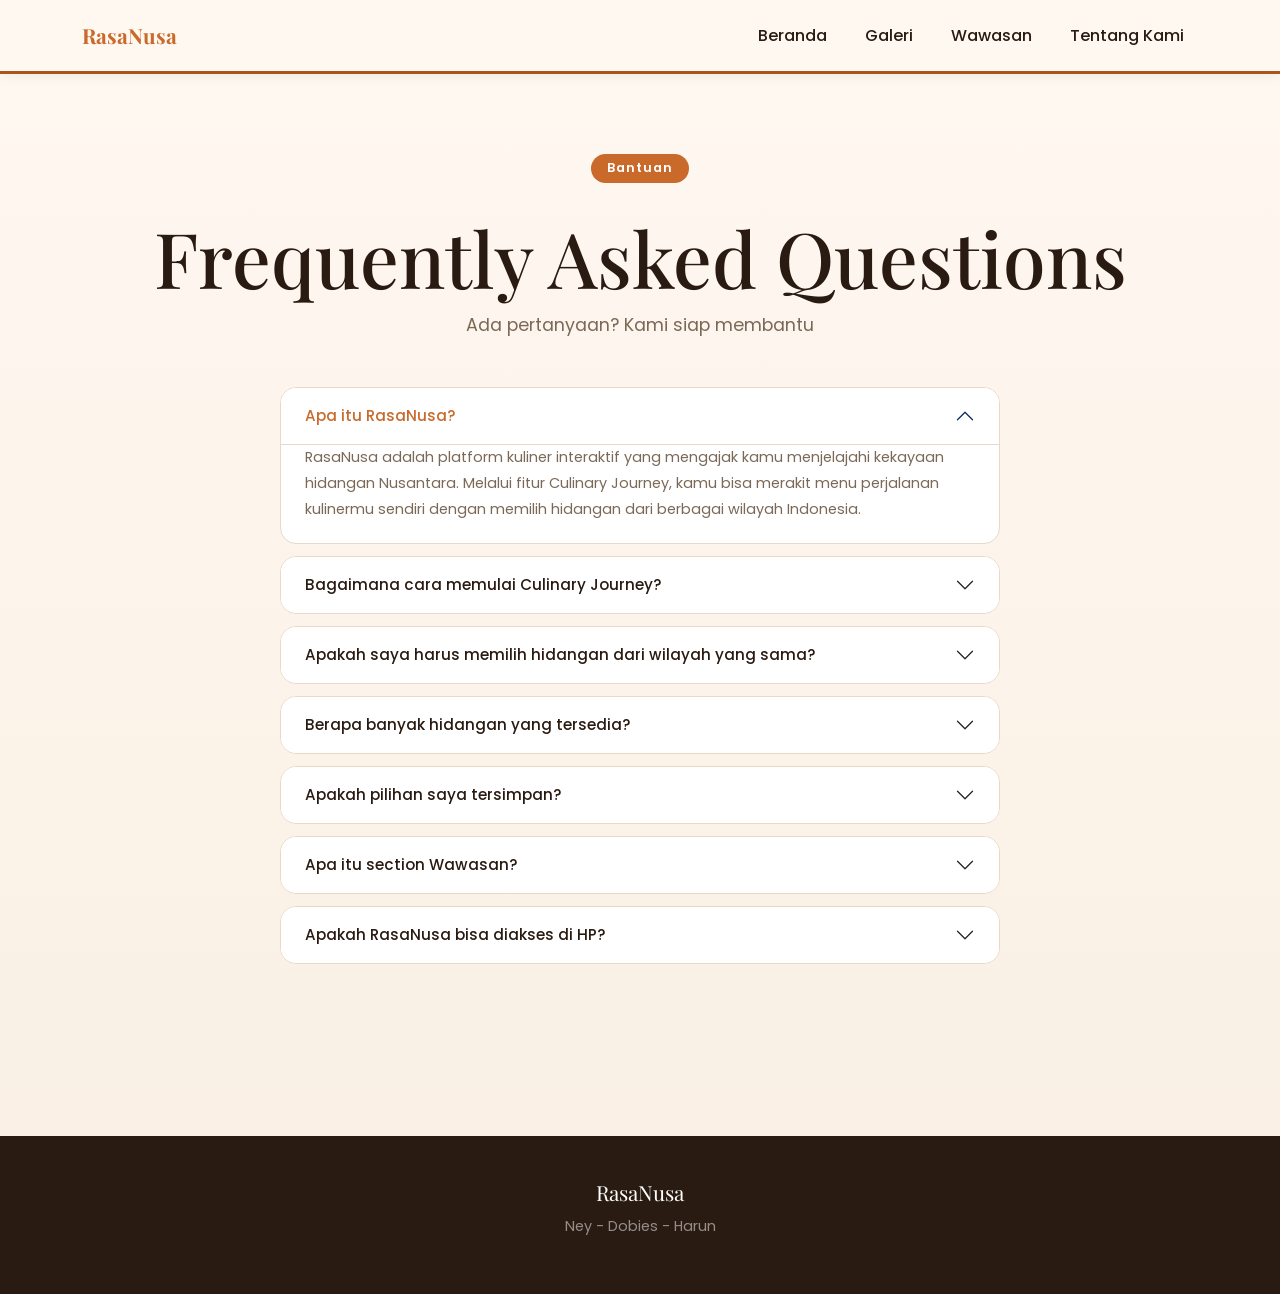
<file: faq.html>
<!DOCTYPE html>
<html lang="id">
<head>
    <meta charset="UTF-8">
    <meta name="viewport" content="width=device-width, initial-scale=1.0">
    <title>FAQ — RasaNusa</title>
    <link rel="stylesheet" href="https://cdn.jsdelivr.net/npm/bootstrap@5.0.2/dist/css/bootstrap.min.css">
    <link rel="stylesheet" href="https://fonts.googleapis.com/css2?family=Playfair+Display:wght@500;700&family=Poppins:wght@400;500;600&display=swap">
    <link rel="stylesheet" href="css/style.css">
</head>

<body>
    <!-- NAVBAR -->
    <nav class="navbar navbar-expand-lg" id="navbar">
        <div class="container">
            <a class="navbar-brand" href="index.html">RasaNusa</a>
            <button class="navbar-toggler" type="button" data-bs-toggle="collapse" data-bs-target="#navMenu">
                <span class="navbar-toggler-icon"></span>
            </button>
            <div class="collapse navbar-collapse" id="navMenu">
                <ul class="navbar-nav ms-auto">
                    <li class="nav-item"><a class="nav-link" href="index.html">Beranda</a></li>
                    <li class="nav-item"><a class="nav-link" href="galeri.html">Galeri</a></li>
                    <li class="nav-item"><a class="nav-link" href="wawasan.html">Wawasan</a></li>
                    <li class="nav-item"><a class="nav-link" href="tentang-kami.html">Tentang Kami</a></li>
                </ul>
            </div>
        </div>
    </nav>

    <!-- FAQ -->
    <main id="faq-page">
        <div class="container">

            <div class="page-header text-center">
                <span class="hero-tag">Bantuan</span>
                <h1>Frequently Asked Questions</h1>
                <p class="hero-desc">Ada pertanyaan? Kami siap membantu</p>
            </div>

            <div class="faq-wrap">
                <!-- Accordion Bootstrap -->
                <div class="accordion" id="faqAccordion">

                    <div class="accordion-item faq-item">
                        <h2 class="accordion-header">
                            <button class="accordion-button faq-btn" type="button"
                                data-bs-toggle="collapse" data-bs-target="#faq1">
                                Apa itu RasaNusa?
                            </button>
                        </h2>
                        <div id="faq1" class="accordion-collapse collapse show" data-bs-parent="#faqAccordion">
                            <div class="accordion-body faq-body">
                                RasaNusa adalah platform kuliner interaktif yang mengajak kamu menjelajahi kekayaan hidangan Nusantara. Melalui fitur Culinary Journey, kamu bisa merakit menu perjalanan kulinermu sendiri dengan memilih hidangan dari berbagai wilayah Indonesia.
                            </div>
                        </div>
                    </div>

                    <div class="accordion-item faq-item">
                        <h2 class="accordion-header">
                            <button class="accordion-button faq-btn collapsed" type="button"
                                data-bs-toggle="collapse" data-bs-target="#faq2">
                                Bagaimana cara memulai Culinary Journey?
                            </button>
                        </h2>
                        <div id="faq2" class="accordion-collapse collapse" data-bs-parent="#faqAccordion">
                            <div class="accordion-body faq-body">
                                Klik tombol "Mulai Perjalanan" di halaman beranda, lalu kamu akan diarahkan ke peta Indonesia. Klik wilayah yang ingin kamu jelajahi, pilih hidangan untuk appetizer, main course, dan dessert. Setelah 3 slot terisi, rangkuman perjalananmu akan muncul otomatis.
                            </div>
                        </div>
                    </div>

                    <div class="accordion-item faq-item">
                        <h2 class="accordion-header">
                            <button class="accordion-button faq-btn collapsed" type="button"
                                data-bs-toggle="collapse" data-bs-target="#faq3">
                                Apakah saya harus memilih hidangan dari wilayah yang sama?
                            </button>
                        </h2>
                        <div id="faq3" class="accordion-collapse collapse" data-bs-parent="#faqAccordion">
                            <div class="accordion-body faq-body">
                                Tidak sama sekali! Justru itulah keseruan RasaNusa. Kamu bebas memilih appetizer dari Sumatra, main course dari Sulawesi, dan dessert dari Bali — menciptakan perjalanan kuliner lintas wilayah yang unik dan personal.
                            </div>
                        </div>
                    </div>

                    <div class="accordion-item faq-item">
                        <h2 class="accordion-header">
                            <button class="accordion-button faq-btn collapsed" type="button"
                                data-bs-toggle="collapse" data-bs-target="#faq4">
                                Berapa banyak hidangan yang tersedia?
                            </button>
                        </h2>
                        <div id="faq4" class="accordion-collapse collapse" data-bs-parent="#faqAccordion">
                            <div class="accordion-body faq-body">
                                RasaNusa menyediakan 36 hidangan dari 6 wilayah besar Indonesia — Sumatra, Jawa, Kalimantan, Sulawesi, Bali & Nusa Tenggara, serta Maluku & Papua. Tiap wilayah memiliki 2 pilihan untuk masing-masing kategori appetizer, main course, dan dessert.
                            </div>
                        </div>
                    </div>

                    <div class="accordion-item faq-item">
                        <h2 class="accordion-header">
                            <button class="accordion-button faq-btn collapsed" type="button"
                                data-bs-toggle="collapse" data-bs-target="#faq5">
                                Apakah pilihan saya tersimpan?
                            </button>
                        </h2>
                        <div id="faq5" class="accordion-collapse collapse" data-bs-parent="#faqAccordion">
                            <div class="accordion-body faq-body">
                                Pilihan kamu tersimpan sementara di browser selama sesi berlangsung. Jika ingin memulai perjalanan baru, klik tombol "Ulangi" di halaman ringkasan untuk mereset semua pilihan.
                            </div>
                        </div>
                    </div>

                    <div class="accordion-item faq-item">
                        <h2 class="accordion-header">
                            <button class="accordion-button faq-btn collapsed" type="button"
                                data-bs-toggle="collapse" data-bs-target="#faq6">
                                Apa itu section Wawasan?
                            </button>
                        </h2>
                        <div id="faq6" class="accordion-collapse collapse" data-bs-parent="#faqAccordion">
                            <div class="accordion-body faq-body">
                                Wawasan adalah kumpulan artikel tentang sejarah, budaya, dan fakta unik di balik kuliner Nusantara. Di sini kamu bisa membaca cerita menarik seperti asal-usul rendang, pengaruh jalur rempah terhadap kuliner Indonesia, dan teknik memasak unik yang hanya ada di Nusantara.
                            </div>
                        </div>
                    </div>

                    <div class="accordion-item faq-item">
                        <h2 class="accordion-header">
                            <button class="accordion-button faq-btn collapsed" type="button"
                                data-bs-toggle="collapse" data-bs-target="#faq7">
                                Apakah RasaNusa bisa diakses di HP?
                            </button>
                        </h2>
                        <div id="faq7" class="accordion-collapse collapse" data-bs-parent="#faqAccordion">
                            <div class="accordion-body faq-body">
                                Ya! RasaNusa dirancang dengan tampilan responsif sehingga dapat diakses dengan nyaman di perangkat apapun — desktop, tablet, maupun smartphone.
                            </div>
                        </div>
                    </div>

                </div>
            </div>
        </div>
    </main>

    <!-- FOOTER -->
    <footer id="footer">
        <div class="container text-center">
            <p class="footer-brand">RasaNusa</p>
            <p class="footer-team">Ney - Dobies - Harun</p>
        </div>
    </footer>

    <script src="https://cdn.jsdelivr.net/npm/bootstrap@5.3.3/dist/js/bootstrap.bundle.min.js"></script>
</body>
</html>
</file>
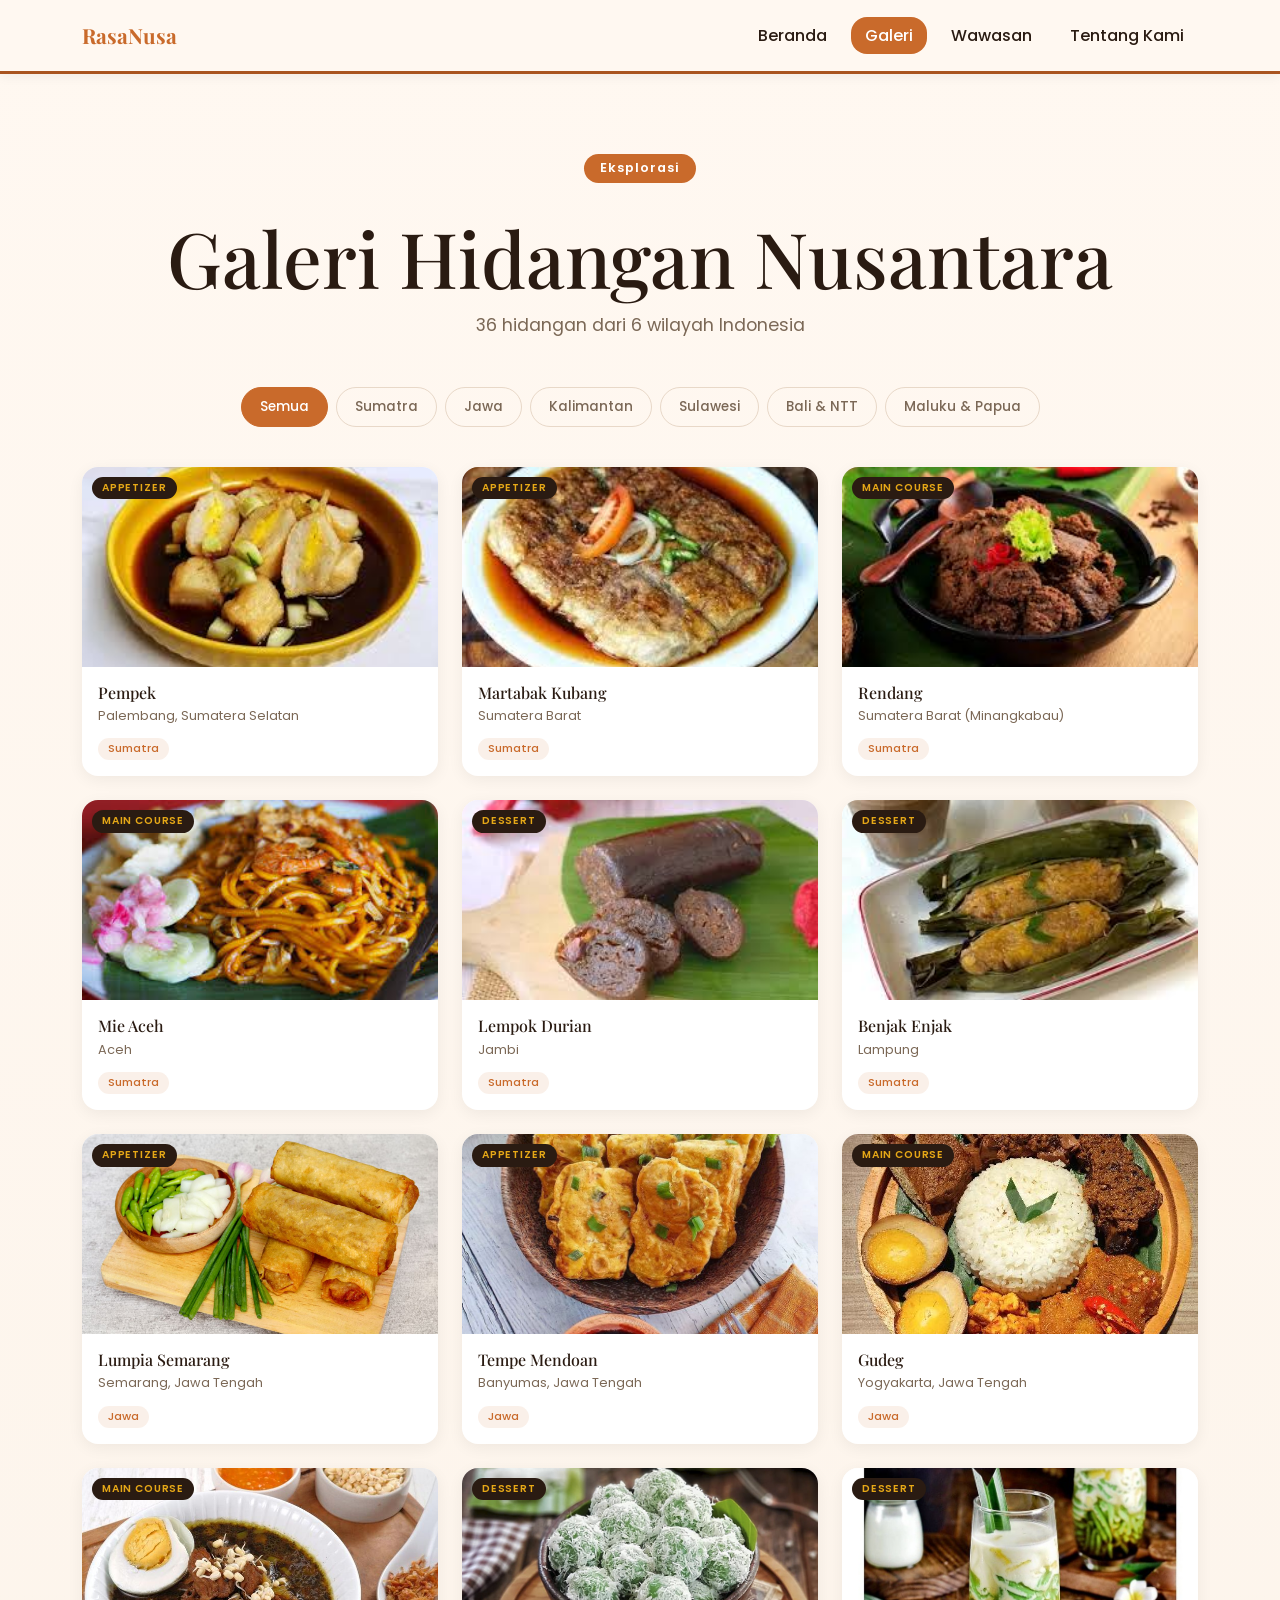
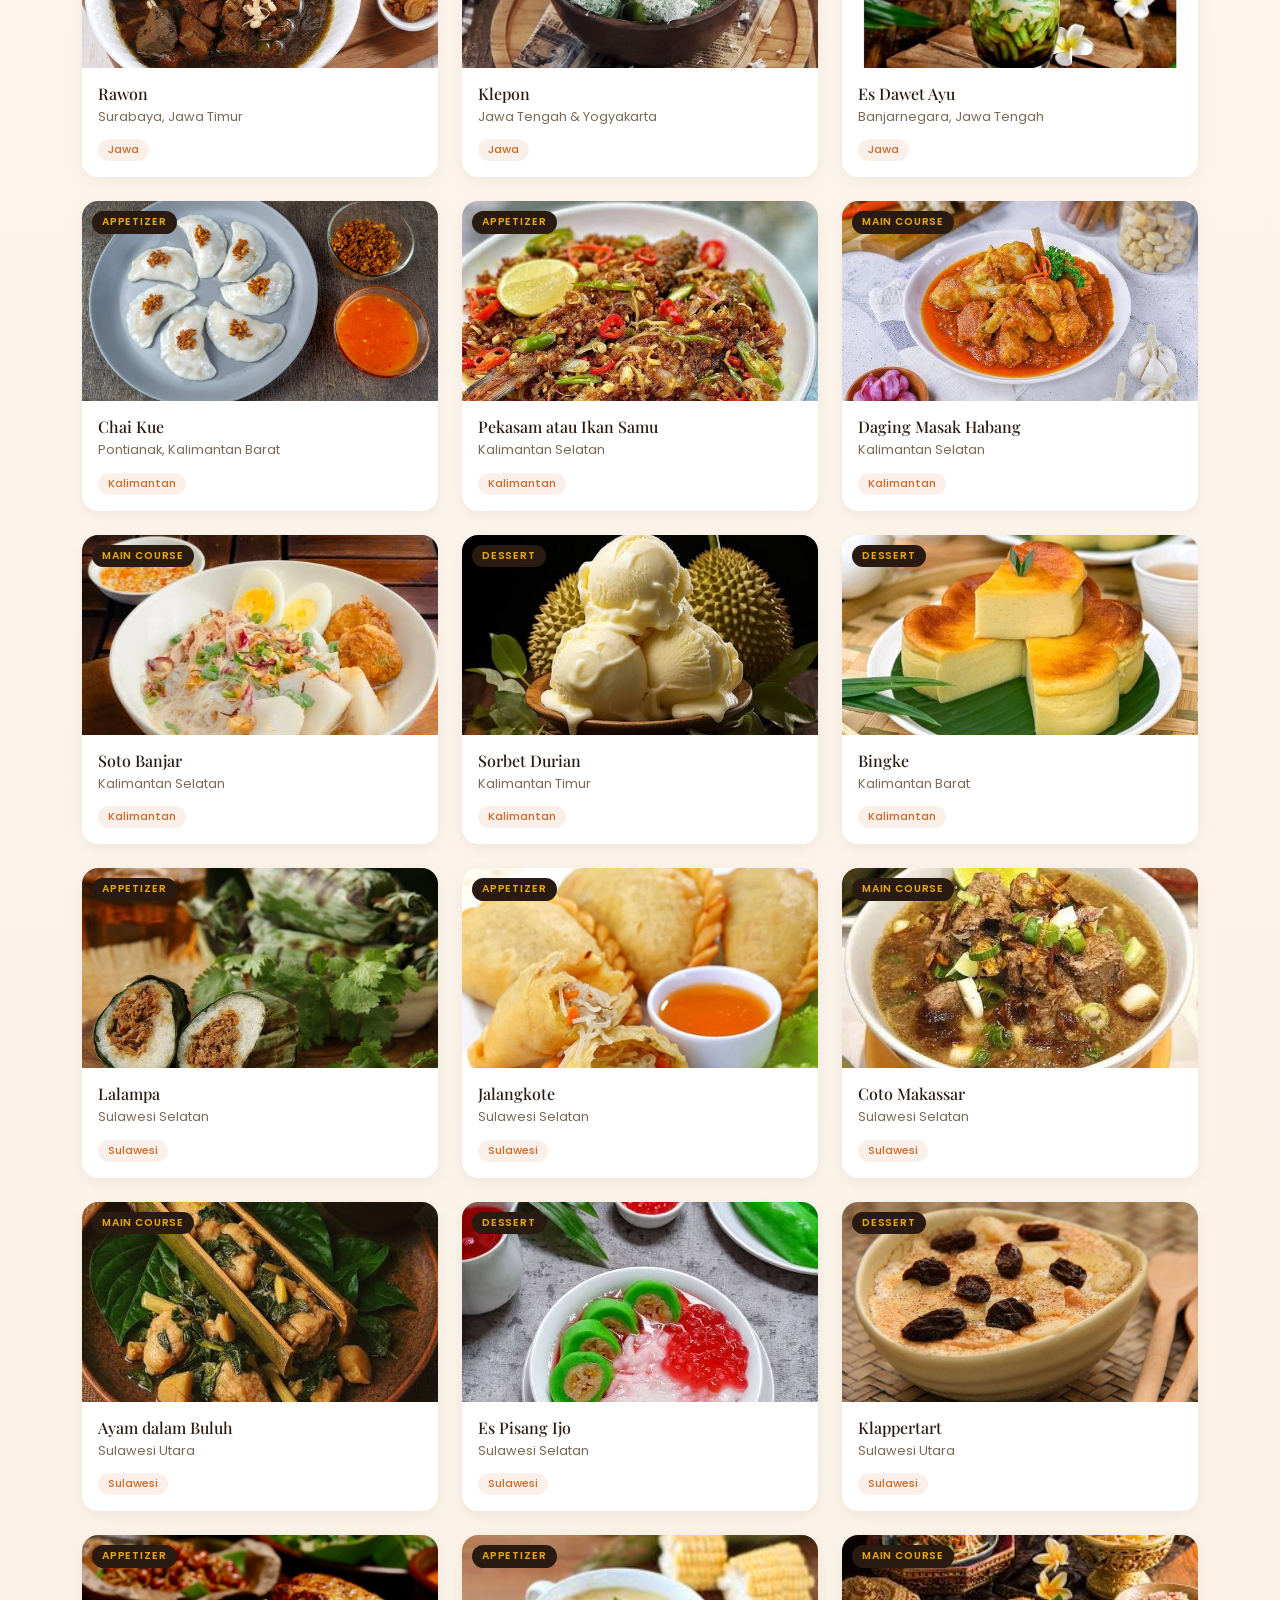
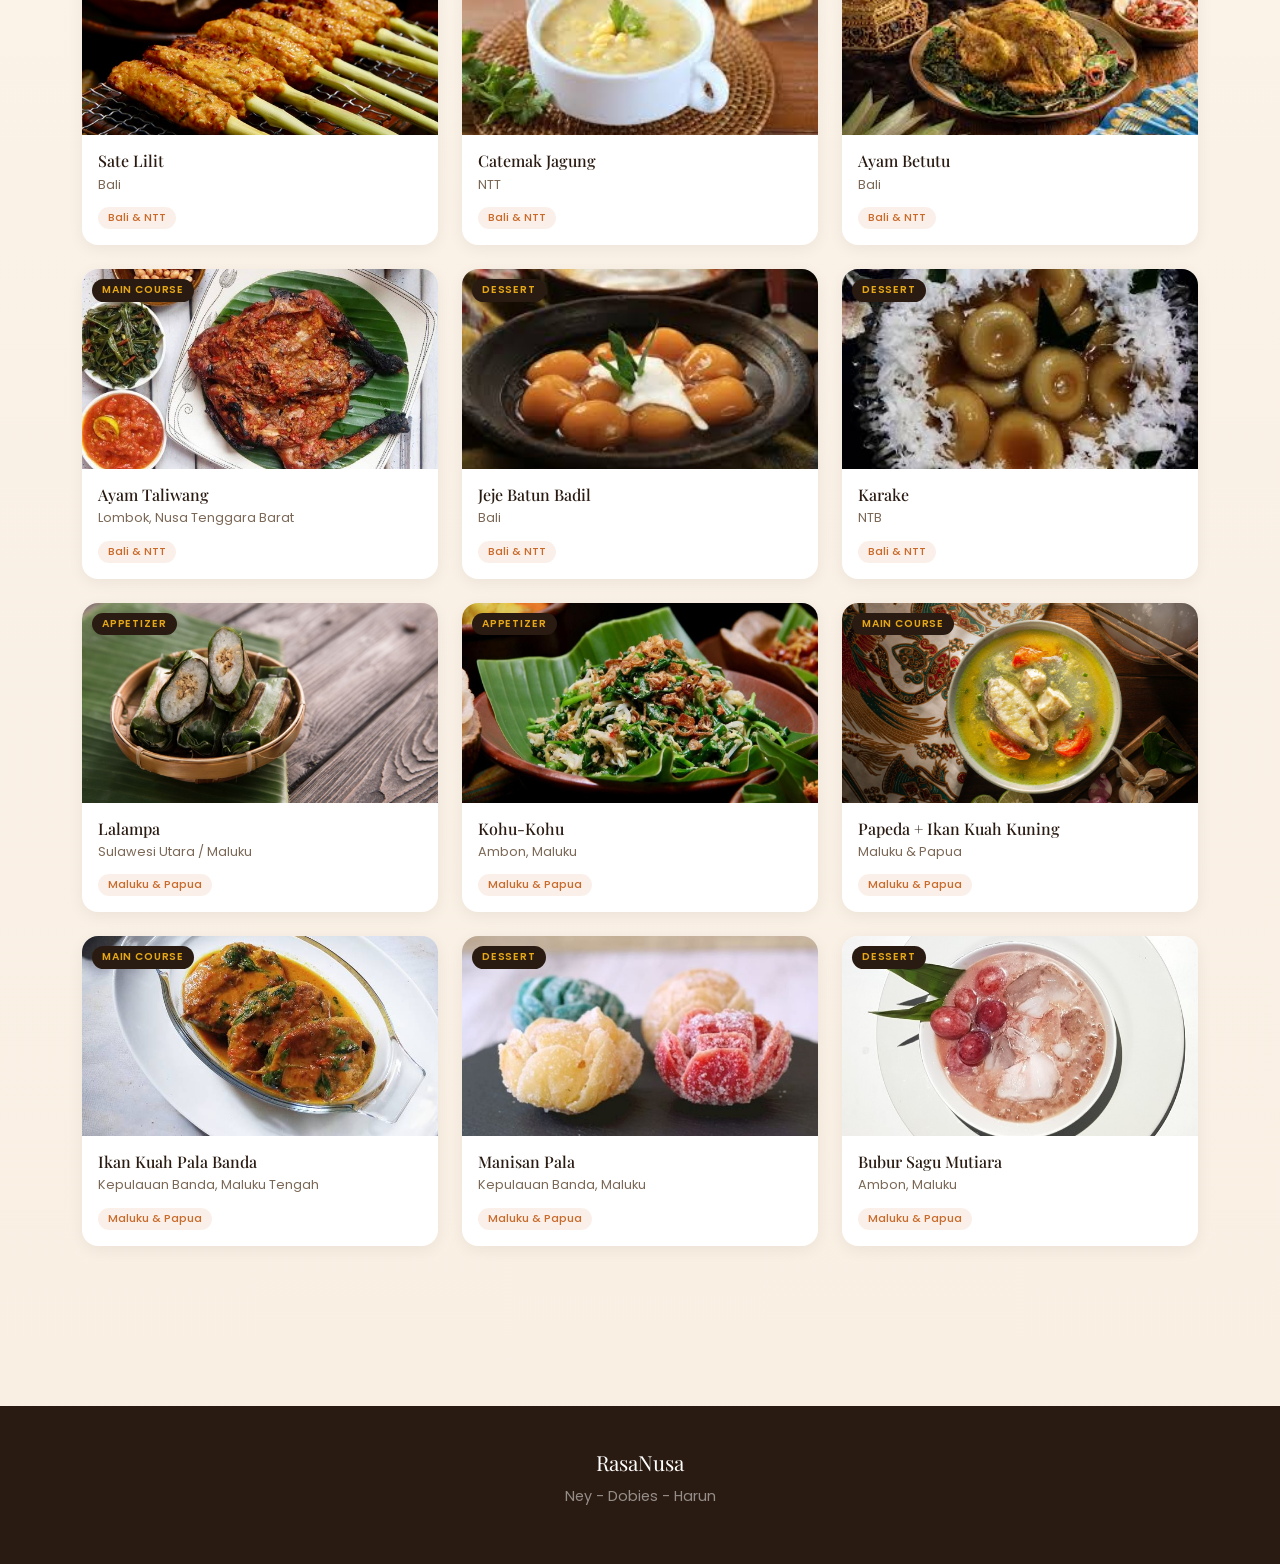
<file: galeri.html>
<!DOCTYPE html>
<html lang="id">
<head>
    <meta charset="UTF-8">
    <meta name="viewport" content="width=device-width, initial-scale=1.0">
    <title>Galeri — RasaNusa</title>
    <link rel="stylesheet" href="https://cdn.jsdelivr.net/npm/bootstrap@5.0.2/dist/css/bootstrap.min.css">
    <link rel="stylesheet" href="https://fonts.googleapis.com/css2?family=Playfair+Display:wght@500;700&family=Poppins:wght@400;500;600&display=swap">
    <link rel="stylesheet" href="css/style.css">
</head>

<body>
    <!-- NAVBAR -->
    <nav class="navbar navbar-expand-lg" id="navbar">
        <div class="container">
            <a class="navbar-brand" href="index.html">RasaNusa</a>
            <button class="navbar-toggler" type="button" data-bs-toggle="collapse" data-bs-target="#navMenu">
                <span class="navbar-toggler-icon"></span>
            </button>
            <div class="collapse navbar-collapse" id="navMenu">
                <ul class="navbar-nav ms-auto">
                <li class="nav-item"><a class="nav-link" href="index.html">Beranda</a></li>
                <li class="nav-item"><a class="nav-link active" href="galeri.html">Galeri</a></li>
                <li class="nav-item"><a class="nav-link" href="wawasan.html">Wawasan</a></li>
                <li class="nav-item"><a class="nav-link" href="tentang-kami.html">Tentang Kami</a></li>
                </ul>
            </div>
        </div>
    </nav>

    <!-- GALERI -->
    <main id="galeri-page">
        <div class="container">

            <!-- Header -->
            <div class="page-header text-center">
                <span class="hero-tag">Eksplorasi</span>
                <h1>Galeri Hidangan Nusantara</h1>
                <p class="hero-desc">36 hidangan dari 6 wilayah Indonesia</p>
            </div>

            <!-- Filter wilayah -->
            <div class="galeri-filter text-center">
                <button class="filter-btn active" onclick="filterGaleri('semua')">Semua</button>
                <button class="filter-btn" onclick="filterGaleri('sumatra')">Sumatra</button>
                <button class="filter-btn" onclick="filterGaleri('jawa')">Jawa</button>
                <button class="filter-btn" onclick="filterGaleri('kalimantan')">Kalimantan</button>
                <button class="filter-btn" onclick="filterGaleri('sulawesi')">Sulawesi</button>
                <button class="filter-btn" onclick="filterGaleri('bali-ntt')">Bali & NTT</button>
                <button class="filter-btn" onclick="filterGaleri('maluku-papua')">Maluku & Papua</button>
            </div>

            <!-- Grid -->
            <div class="galeri-grid" id="galeri-grid">
                <!-- Diisi oleh JavaScript -->
            </div>
        </div>
    </main>

    <!-- FOOTER -->
    <footer id="footer">
        <div class="container text-center">
            <p class="footer-brand">RasaNusa</p>
            <p class="footer-team">Ney - Dobies - Harun</p>
        </div>
    </footer>

    <script src="https://cdn.jsdelivr.net/npm/bootstrap@5.3.3/dist/js/bootstrap.bundle.min.js"></script>
    <script src="js/journey.js"></script>
    <script>
    function renderGaleri(filter = 'semua') {
        const grid = document.getElementById('galeri-grid');
        grid.innerHTML = '';

        const courseLabel = {
            'appetizer': 'Appetizer',
            'mainCourse': 'Main Course',
            'dessert': 'Dessert'
        };

        const wilayahLabel = {
            'sumatra': 'Sumatra',
            'jawa': 'Jawa',
            'kalimantan': 'Kalimantan',
            'sulawesi': 'Sulawesi',
            'bali-ntt': 'Bali & NTT',
            'maluku-papua': 'Maluku & Papua'
        };

        Object.keys(dataHidangan).forEach(wilayah => {
            if (filter !== 'semua' && filter !== wilayah) return;

            Object.keys(dataHidangan[wilayah]).forEach(course => {
                dataHidangan[wilayah][course].forEach(hidangan => {
                    const card = document.createElement('div');
                    card.className = 'galeri-card';
                    card.dataset.wilayah = wilayah;
                    card.innerHTML = `
                    <div class="galeri-card-img-wrap">
                        <img src="${hidangan.foto}" alt="${hidangan.nama}">
                        <span class="galeri-course-badge">${courseLabel[course]}</span>
                    </div>
                    <div class="galeri-card-body">
                        <h3>${hidangan.nama}</h3>
                        <p class="galeri-asal">${hidangan.asal}</p>
                        <span class="galeri-wilayah-badge">${wilayahLabel[wilayah]}</span>
                    </div>
                    `;
                    grid.appendChild(card);
                });
            });
        });
    }

        function filterGaleri(wilayah) {
            document.querySelectorAll('.filter-btn').forEach(btn => btn.classList.remove('active'));
            event.target.classList.add('active');
            renderGaleri(wilayah);
        }

        renderGaleri();
    </script>
</body>
</html>
</file>
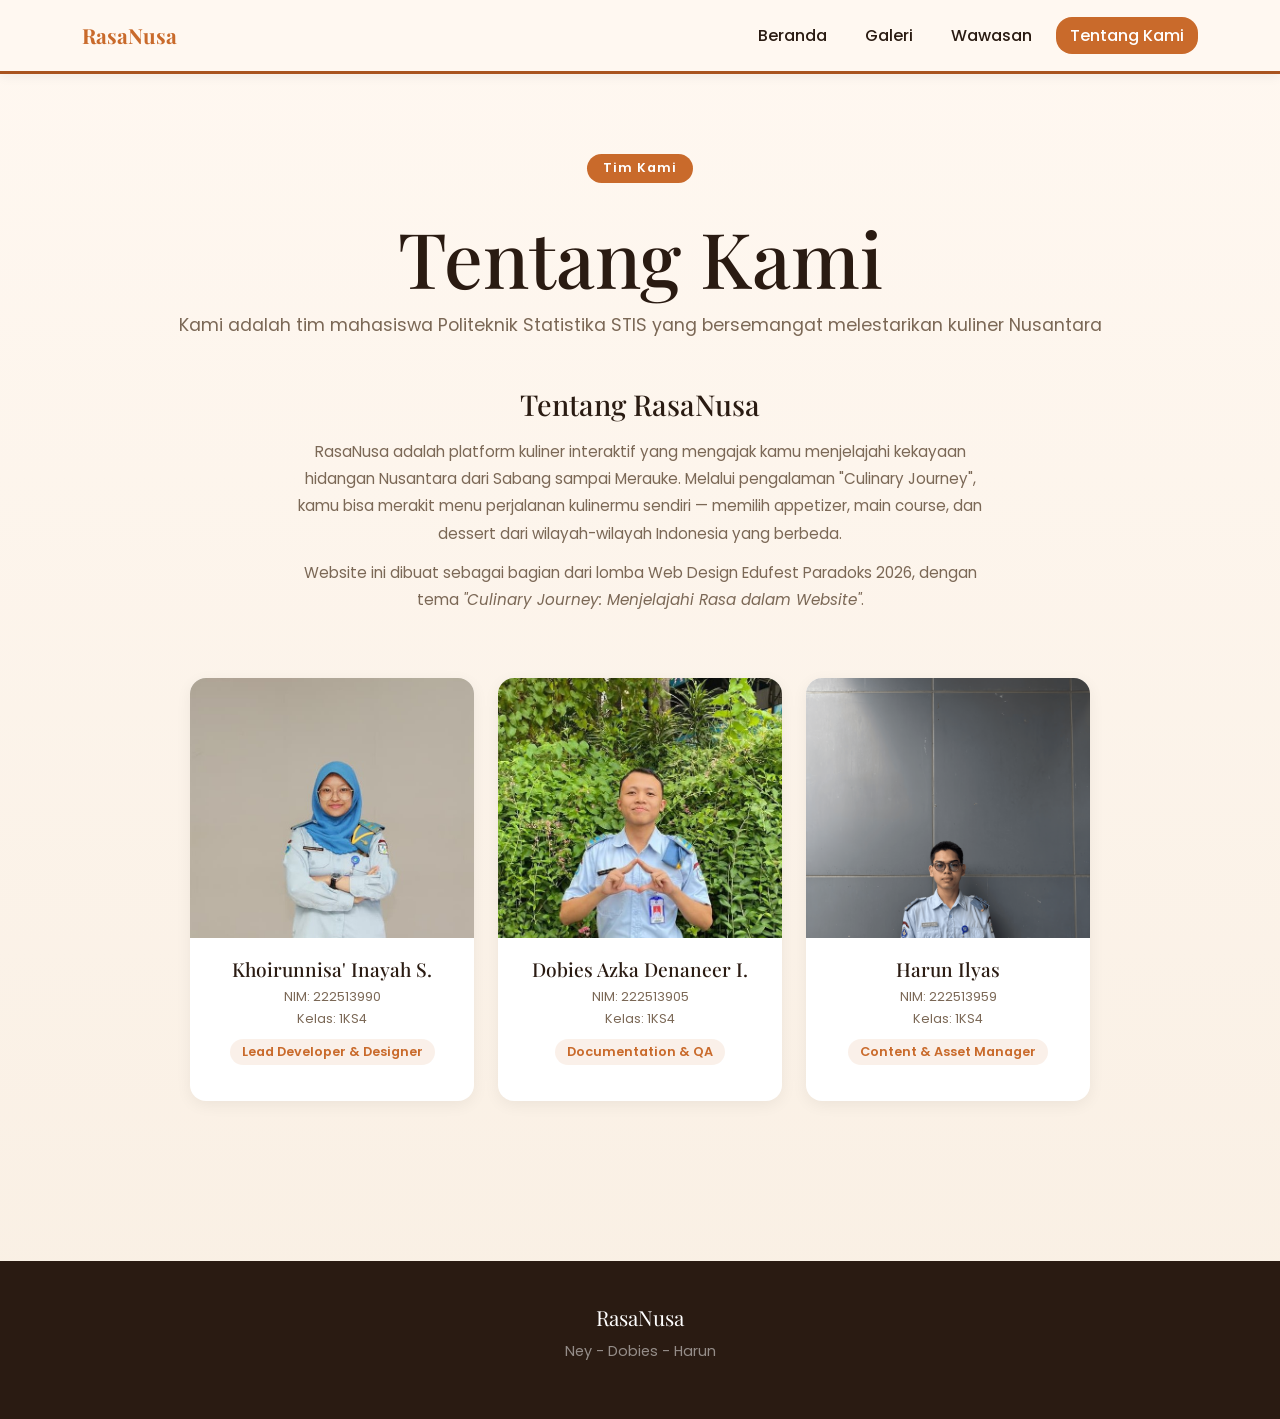
<file: tentang-kami.html>
<!DOCTYPE html>
<html lang="id">
<head>
    <meta charset="UTF-8">
    <meta name="viewport" content="width=device-width, initial-scale=1.0">
    <title>Tentang Kami — RasaNusa</title>
    <link rel="stylesheet" href="https://cdn.jsdelivr.net/npm/bootstrap@5.0.2/dist/css/bootstrap.min.css">
    <link rel="stylesheet" href="https://fonts.googleapis.com/css2?family=Playfair+Display:wght@500;700&family=Poppins:wght@400;500;600&display=swap">
    <link rel="stylesheet" href="css/style.css">
</head>

<body>
    <!-- NAVBAR -->
    <nav class="navbar navbar-expand-lg" id="navbar">
        <div class="container">
            <a class="navbar-brand" href="index.html">RasaNusa</a>
            <button class="navbar-toggler" type="button" data-bs-toggle="collapse" data-bs-target="#navMenu">
                <span class="navbar-toggler-icon"></span>
            </button>
            <div class="collapse navbar-collapse" id="navMenu">
                <ul class="navbar-nav ms-auto">
                    <li class="nav-item"><a class="nav-link" href="index.html">Beranda</a></li>
                    <li class="nav-item"><a class="nav-link" href="galeri.html">Galeri</a></li>
                    <li class="nav-item"><a class="nav-link" href="wawasan.html">Wawasan</a></li>
                    <li class="nav-item"><a class="nav-link active" href="tentang-kami.html">Tentang Kami</a></li>
                </ul>
            </div>
        </div>
    </nav>

    <!-- TENTANG KAMI -->
    <main id="tentang-page">
        <div class="container">
            <!-- Header -->
            <div class="page-header text-center">
                <span class="hero-tag">Tim Kami</span>
                <h1>Tentang Kami</h1>
                <p class="hero-desc">Kami adalah tim mahasiswa Politeknik Statistika STIS yang bersemangat melestarikan kuliner Nusantara</p>
            </div>

            <!-- Tentang Website -->
            <div class="tentang-website text-center">
                <h2>Tentang RasaNusa</h2>
                <p>RasaNusa adalah platform kuliner interaktif yang mengajak kamu menjelajahi kekayaan hidangan Nusantara dari Sabang sampai Merauke. Melalui pengalaman "Culinary Journey", kamu bisa merakit menu perjalanan kulinermu sendiri — memilih appetizer, main course, dan dessert dari wilayah-wilayah Indonesia yang berbeda.</p>
                <p>Website ini dibuat sebagai bagian dari lomba Web Design Edufest Paradoks 2026, dengan tema <em>"Culinary Journey: Menjelajahi Rasa dalam Website"</em>.</p>
            </div>

            <!-- Tim -->
            <div class="tim-grid">

                <div class="tim-card">
                    <div class="tim-foto-wrap">
                        <img src="assets/img/tim/ney.jpeg" alt="Ney" onerror="this.src='assets/img/tim/default.jpg'">
                    </div>
                    <div class="tim-info">
                        <h3>Khoirunnisa' Inayah S.</h3>
                        <p class="tim-nim">NIM: 222513990</p>
                        <p class="tim-kelas">Kelas: 1KS4</p>
                        <p class="tim-role">Lead Developer & Designer</p>
                    </div>
                </div>

                <div class="tim-card">
                    <div class="tim-foto-wrap">
                        <img src="assets/img/tim/Dobies.jpeg" alt="Dobies" onerror="this.src='assets/img/tim/default.jpg'">
                    </div>
                    <div class="tim-info">
                        <h3>Dobies Azka Denaneer I.</h3>
                        <p class="tim-nim">NIM: 222513905</p>
                        <p class="tim-kelas">Kelas: 1KS4</p>
                        <p class="tim-role">Documentation & QA</p>
                    </div>
                </div>

                <div class="tim-card">
                    <div class="tim-foto-wrap">
                        <img src="assets/img/tim/harun.png" alt="Harun" onerror="this.src='assets/img/tim/default.png'">
                    </div>
                    <div class="tim-info">
                        <h3>Harun Ilyas</h3>
                        <p class="tim-nim">NIM: 222513959</p>
                        <p class="tim-kelas">Kelas: 1KS4</p>
                        <p class="tim-role">Content & Asset Manager</p>
                    </div>
                </div>

            </div>
        </div>
    </main>

    <!-- FOOTER -->
    <footer id="footer">
        <div class="container text-center">
            <p class="footer-brand">RasaNusa</p>
            <p class="footer-team">Ney - Dobies - Harun</p>
        </div>
    </footer>

    <script src="https://cdn.jsdelivr.net/npm/bootstrap@5.3.3/dist/js/bootstrap.bundle.min.js"></script>
</body>
</html>
</file>
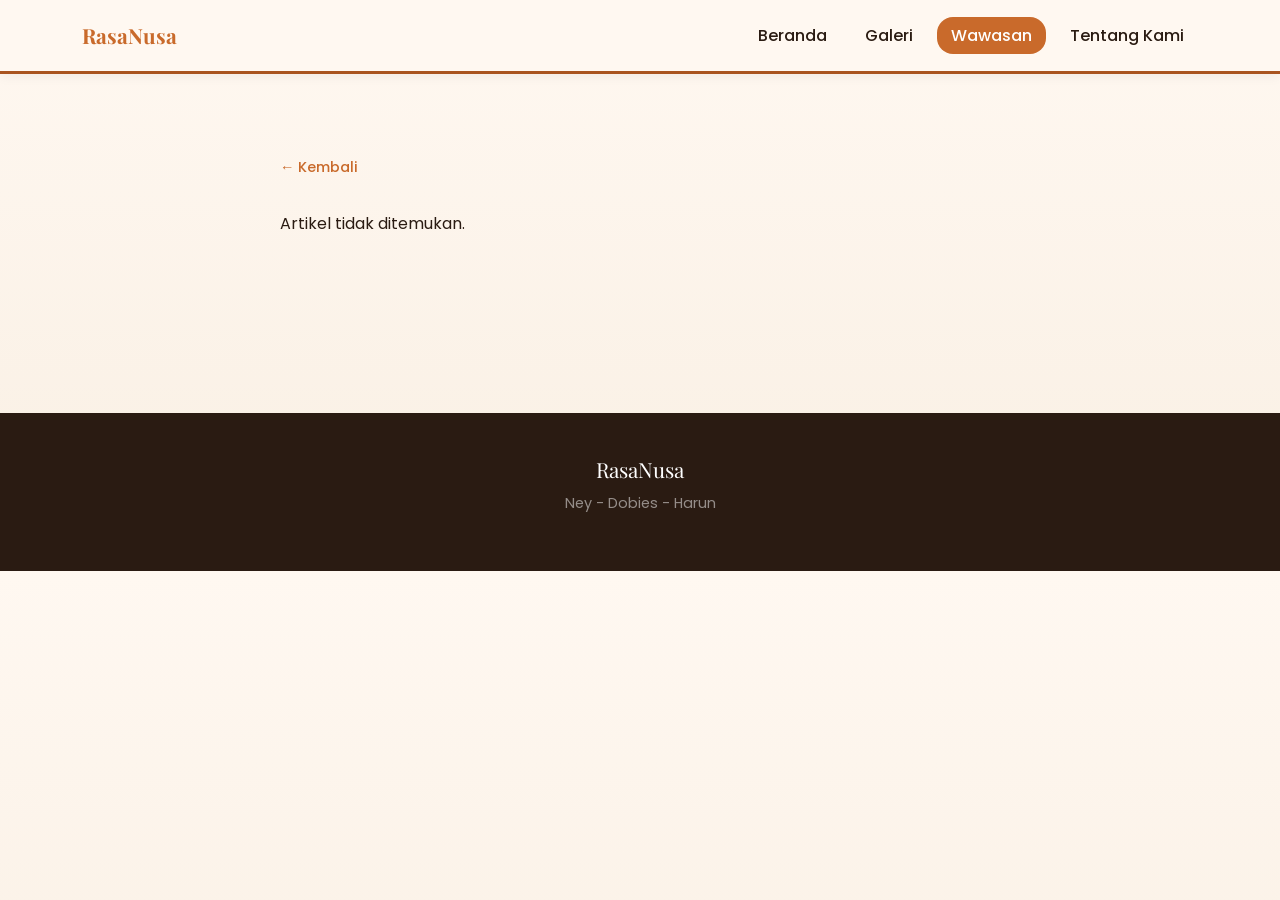
<file: wawasan-detail.html>
<!DOCTYPE html>
<html lang="id">
<head>
    <meta charset="UTF-8">
    <meta name="viewport" content="width=device-width, initial-scale=1.0">
    <title>Artikel — RasaNusa</title>
    <link rel="stylesheet" href="https://cdn.jsdelivr.net/npm/bootstrap@5.0.2/dist/css/bootstrap.min.css">
    <link rel="stylesheet" href="https://fonts.googleapis.com/css2?family=Playfair+Display:wght@500;700&family=Poppins:wght@400;500;600&display=swap">
    <link rel="stylesheet" href="css/style.css">
</head>

<body>
    <!-- NAVBAR -->
    <nav class="navbar navbar-expand-lg" id="navbar">
        <div class="container">
            <a class="navbar-brand" href="index.html">RasaNusa</a>
            <button class="navbar-toggler" type="button" data-bs-toggle="collapse" data-bs-target="#navMenu">
                <span class="navbar-toggler-icon"></span>
            </button>
            <div class="collapse navbar-collapse" id="navMenu">
                <ul class="navbar-nav ms-auto">
                    <li class="nav-item"><a class="nav-link" href="index.html">Beranda</a></li>
                    <li class="nav-item"><a class="nav-link" href="galeri.html">Galeri</a></li>
                    <li class="nav-item"><a class="nav-link active" href="wawasan.html">Wawasan</a></li>
                    <li class="nav-item"><a class="nav-link" href="tentang-kami.html">Tentang Kami</a></li>
                </ul>
            </div>
        </div>
    </nav>

    <!-- ARTIKEL -->
    <main id="artikel-page">
        <div class="container">
            <div class="artikel-wrap">
                <a href="wawasan.html" class="btn-kembali">← Kembali</a>
                <div id="artikel-content">
                <!-- Diisi JavaScript -->
                </div>

            </div>
        </div>
    </main>

    <!-- FOOTER -->
    <footer id="footer">
        <div class="container text-center">
            <p class="footer-brand">RasaNusa</p>
            <p class="footer-team">Ney - Dobies - Harun</p>
        </div>
    </footer>

    <script src="https://cdn.jsdelivr.net/npm/bootstrap@5.3.3/dist/js/bootstrap.bundle.min.js"></script>
    <script>
    const artikel = {
        1: {
            tag: 'Sejarah',
            judul: 'Rendang: Dari Bekal Perjalanan Hingga Makanan Terenak Dunia',
            isi: `
            <p>Rendang adalah salah satu masakan paling terkenal dari Indonesia, bahkan dunia. Dinobatkan oleh CNN sebagai makanan terenak di dunia pada 2017, rendang bukan sekadar hidangan lezat — ia adalah cerminan filosofi hidup masyarakat Minangkabau yang penuh makna dan kebijaksanaan.</p>
            <h3>Asal Usul yang Kaya Sejarah</h3>
            <p>Rendang berasal dari tradisi merantau masyarakat Minangkabau di Sumatera Barat. Jauh sebelum era kulkas dan pengawet makanan modern, para perantau Minang membutuhkan bekal yang tahan lama untuk perjalanan jauh. Maka lahirlah teknik memasak rendang — proses panjang memasak daging sapi dengan santan dan rempah selama berjam-jam hingga semua cairan mengering dan bumbu meresap sempurna.</p>
            <p>Teknik pengeringan ini bukan hanya soal rasa, tapi juga soal ketahanan. Rendang kering yang dimasak dengan benar bisa bertahan berminggu-minggu bahkan berbulan-bulan tanpa kulkas — sebuah keajaiban kuliner yang lahir dari kebutuhan praktis.</p>
            <h3>Filosofi di Balik Rempah</h3>
            <p>Dalam filosofi Minangkabau, setiap bahan rendang memiliki makna simbolis. Daging melambangkan pemimpin atau ninik mamak (pemimpin adat). Santan melambangkan cendekiawan atau kaum intelektual. Cabai melambangkan alim ulama atau pemuka agama. Campuran rempah lainnya melambangkan rakyat biasa.</p>
            <p>Proses memasak rendang yang panjang dan sabar pun melambangkan musyawarah dan kesabaran dalam menghadapi kehidupan — nilai-nilai inti masyarakat Minangkabau yang demokratis.</p>
            <h3>Dari Nusantara ke Dunia</h3>
            <p>Seiring dengan migrasi masyarakat Minangkabau ke seluruh penjuru Nusantara dan dunia, rendang pun menyebar. Warung Padang ditemukan di hampir setiap kota di Indonesia, dan kini rendang telah hadir di restoran-restoran fine dining dari London hingga Tokyo.</p>
            <p>Pengakuan internasional terus datang. Selain dinobatkan CNN, rendang juga masuk dalam daftar warisan budaya tak benda UNESCO sebagai bagian dari budaya kuliner Indonesia yang perlu dilestarikan.</p>
            `
        },

        2: {
            tag: 'Budaya',
            judul: 'Jalur Rempah: Bagaimana Perdagangan Dunia Membentuk Kuliner Nusantara',
            isi: `
            <p>Selama berabad-abad sebelum era modern, kepulauan Nusantara adalah magnet bagi pedagang dari seluruh penjuru dunia. Alasannya sederhana namun dahsyat: rempah-rempah. Cengkeh, pala, lada, dan kayu manis yang tumbuh subur di kepulauan ini bernilai lebih mahal dari emas di pasar-pasar Eropa.</p>
            <h3>Ketika Dunia Datang ke Nusantara</h3>
            <p>Jauh sebelum Vasco da Gama atau Columbus, pedagang Arab dan India sudah berlayar ke Nusantara untuk membeli rempah. Mereka tidak hanya membawa barang dagangan, tapi juga membawa budaya, agama, dan tentu saja — kuliner. Pengaruh masakan Arab terlihat jelas dalam penggunaan rempah seperti jintan, kapulaga, dan kayu manis dalam masakan Aceh dan Sumatra umumnya.</p>
            <p>Pedagang Tionghoa yang datang sejak abad ke-7 pun meninggalkan jejak yang tak terhapuskan. Lumpia Semarang, bakmi, dan berbagai teknik memasak menggunakan wajan berasal dari tradisi kuliner Tionghoa yang berpadu dengan bahan-bahan lokal Nusantara.</p>
            <h3>Warisan yang Hidup di Meja Makan</h3>
            <p>Kekayaan kuliner Nusantara yang kita nikmati hari ini adalah hasil dari ribuan tahun perpaduan budaya yang damai dan organik. Setiap suapan mie Aceh menyimpan cerita pedagang Arab yang singgah di pelabuhan Banda Aceh. Setiap gigitan lumpia Semarang mengandung kisah cinta lintas budaya antara Tionghoa dan Jawa.</p>
            <p>Inilah keindahan kuliner Nusantara — ia bukan milik satu bangsa atau satu budaya, melainkan hasil percakapan panjang antara peradaban-peradaban yang bertemu di titik paling strategis perdagangan dunia.</p>
            `
        },

        3: {
            tag: 'Tradisi',
            judul: 'Sagu: Makanan Pokok yang Menyimpan Kearifan Lokal Papua dan Maluku',
            isi: `
            <p>Di saat sebagian besar Indonesia mengenal nasi sebagai makanan pokok, masyarakat Papua dan Maluku telah hidup berdampingan dengan sagu selama ribuan tahun. Pohon sagu bukan sekadar tanaman — ia adalah sumber kehidupan, simbol budaya, dan cerminan kearifan lokal yang luar biasa.</p>
            <h3>Pohon Kehidupan</h3>
            <p>Satu pohon sagu dewasa dapat menghasilkan 150-300 kilogram pati sagu yang cukup untuk memberi makan satu keluarga selama berbulan-bulan. Tidak seperti padi yang harus ditanam ulang setiap musim, pohon sagu tumbuh sendiri di rawa-rawa dan tepi sungai, membutuhkan hampir nol perawatan dari manusia.</p>
            <p>Masyarakat adat Papua memiliki pengetahuan mendalam tentang ekosistem sagu — kapan pohon siap dipanen, bagaimana memprosesnya, dan bagaimana menjaga keberlanjutan hutan sagu. Pengetahuan ini diwariskan turun-temurun dan merupakan bentuk kearifan ekologis yang jauh lebih canggih dari yang terlihat.</p>
            <h3>Papeda: Lebih dari Sekadar Makanan</h3>
            <p>Papeda — bubur sagu yang lengket dan transparan — bukan hanya makanan, tapi ritual sosial. Dalam tradisi Papua, makan papeda bersama keluarga dari satu wadah besar adalah simbol kebersamaan dan kesetaraan. Tidak ada yang lebih tinggi atau lebih rendah di meja makan papeda.</p>
            <p>Cara makan papeda pun unik — karena teksturnya yang sangat licin, papeda tidak dikunyah melainkan ditelan langsung. Ini bukan kekurangan, melainkan keistimewaan yang membuat papeda berbeda dari makanan pokok manapun di dunia.</p>
            `
        },

        4: {
            tag: 'Unik',
            judul: '5 Kuliner Nusantara yang Punya Teknik Memasak Paling Unik di Dunia',
            isi: `
            <p>Kuliner Indonesia tidak hanya unggul dalam rasa, tapi juga dalam teknik. Beberapa hidangan Nusantara menggunakan metode memasak yang begitu inovatif dan unik sehingga tidak ditemukan di tempat lain di dunia. Ini adalah 5 di antaranya.</p>
            <h3>1. Ayam Betutu Bali — Dimasak dalam Sekam Padi</h3>
            <p>Dalam versi tradisionalnya, ayam betutu tidak dipanggang di oven atau di atas kompor. Ayam yang sudah diberi bumbu dan dibungkus daun pisang dikubur di dalam sekam padi yang membara selama 8-12 jam. Panas dari sekam yang membara secara perlahan memasak ayam dari semua arah sekaligus, menghasilkan daging yang sangat lembut dan bumbu yang meresap hingga ke tulang.</p>
            <h3>2. Naniura Batak — Dimasak dengan Asam</h3>
            <p>Naniura adalah "sashimi" versi Batak — ikan mas segar yang dimasak bukan dengan panas, melainkan dengan keasaman jeruk jungga selama 4-6 jam. Proses denaturasi protein oleh asam mengubah tekstur ikan mentah menjadi matang secara kimiawi, sebuah teknik yang secara ilmiah identik dengan proses ceviche Amerika Latin yang ditemukan jauh setelah naniura ada.</p>
            <h3>3. Rendang — Memasak hingga Kering</h3>
            <p>Tidak ada masakan lain di dunia yang dengan sengaja dimasak hingga semua cairannya menguap seperti rendang. Proses 4-8 jam memasak dengan api kecil bukan hanya soal rasa — ini adalah teknik pengawetan alami yang jenius, menggunakan rempah-rempah sebagai antibakteri alami.</p>
            <h3>4. Gohu Ikan Ternate — Sashimi Tropis</h3>
            <p>Jauh sebelum sashimi Jepang dikenal dunia, masyarakat Ternate sudah menikmati gohu ikan — tuna segar yang dipotong dadu dan "dimasak" dengan perasan jeruk nipis, dilengkapi kemangi segar dan kenari cincang. Ini adalah bukti bahwa teknik memasak tanpa api adalah warisan kuliner Nusantara yang orisinal.</p>
            <h3>5. Lalampa Minahasa — Ketan Dibakar dalam Daun</h3>
            <p>Berbeda dari lemper Jawa yang dikukus, lalampa Minahasa dibakar langsung di atas bara api setelah dibungkus daun pisang. Proses pembakaran menciptakan aroma asap yang meresap ke dalam ketan dan isian cakalang, menghasilkan cita rasa smoky yang tidak bisa dicapai dengan cara memasak lain manapun.</p>
            `
        }
    };

    const params = new URLSearchParams(window.location.search);
    const id = params.get('id');
    const data = artikel[id];

    if (data) {
        document.title = `${data.judul} — RasaNusa`;
        document.getElementById('artikel-content').innerHTML = `
            <span class="wawasan-tag">${data.tag}</span>
            <h1 class="artikel-judul">${data.judul}</h1>
            <div class="artikel-body">${data.isi}</div>
        `;
    } else {
        document.getElementById('artikel-content').innerHTML = `
            <p>Artikel tidak ditemukan.</p>
        `;
    }
    </script>
</body>
</html>
</file>
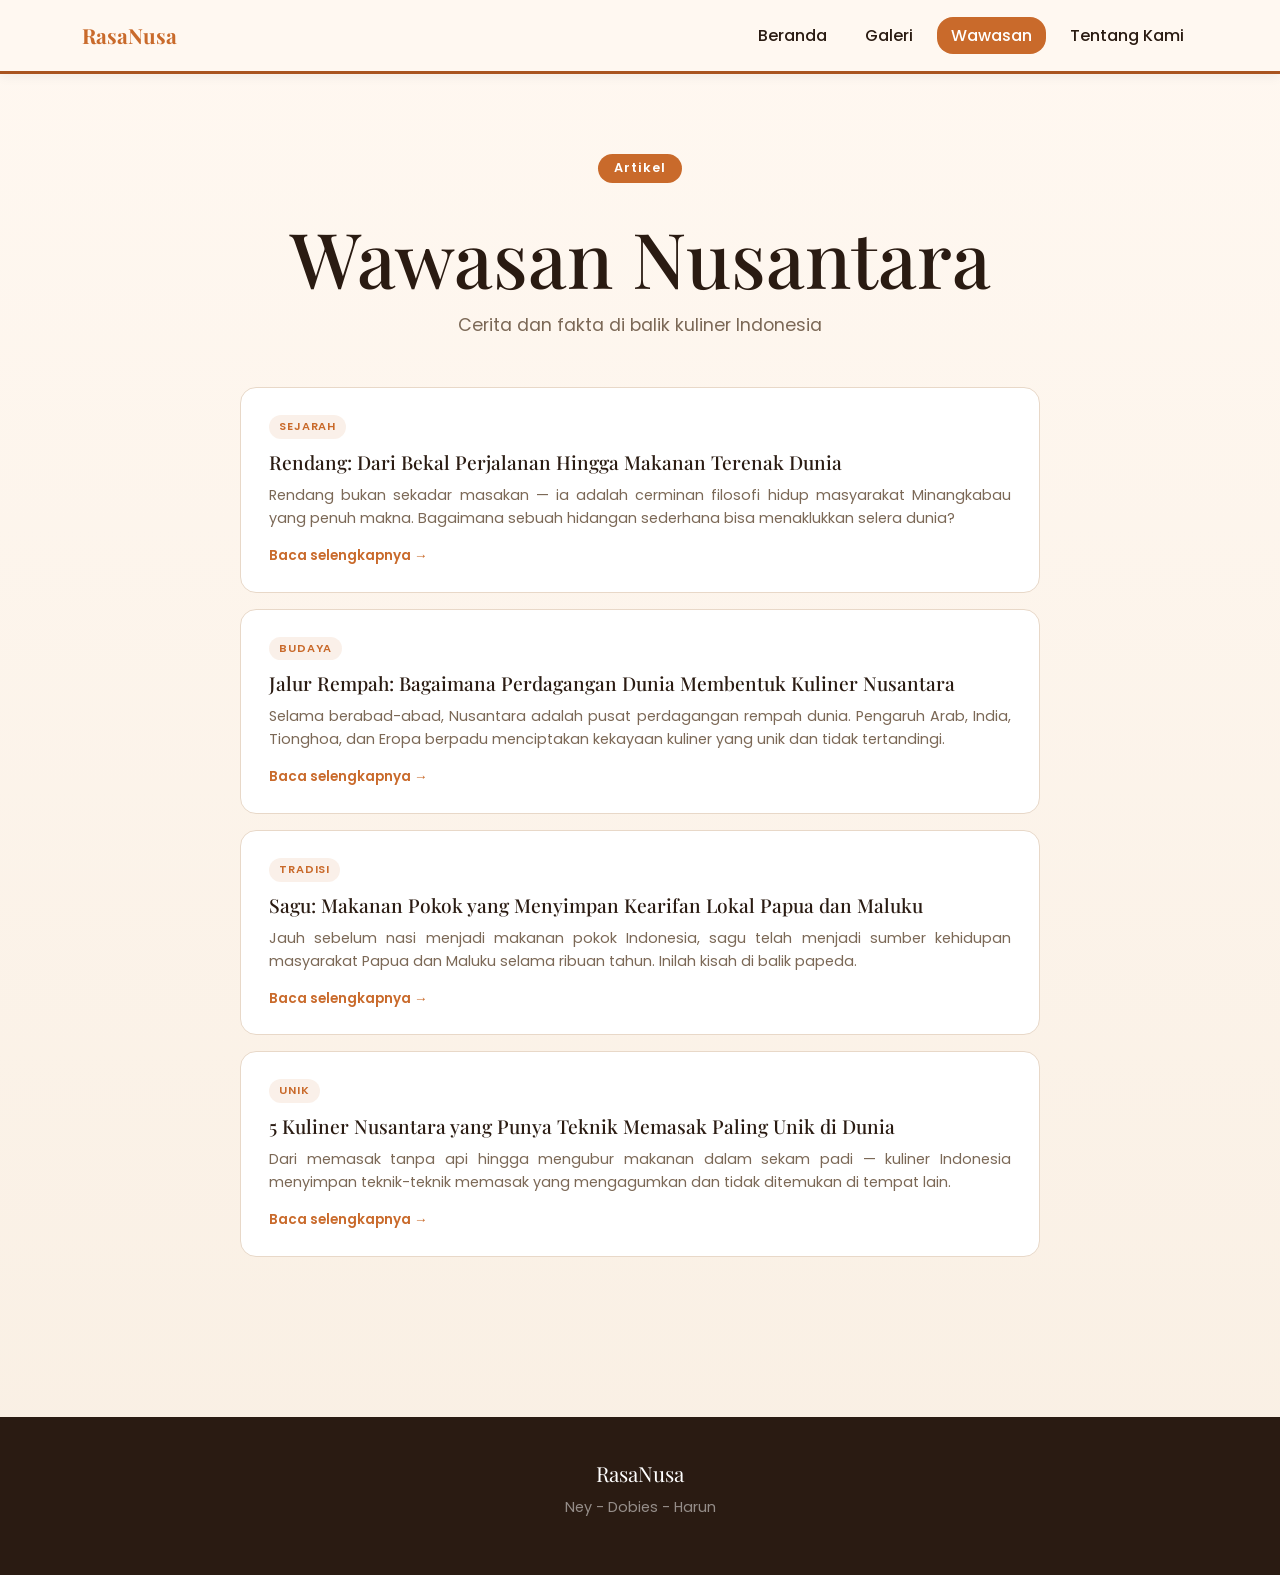
<file: wawasan.html>
<!DOCTYPE html>
<html lang="id">
<head>
    <meta charset="UTF-8">
    <meta name="viewport" content="width=device-width, initial-scale=1.0">
    <title>Wawasan — RasaNusa</title>
    <link rel="stylesheet" href="https://cdn.jsdelivr.net/npm/bootstrap@5.0.2/dist/css/bootstrap.min.css">
    <link rel="stylesheet" href="https://fonts.googleapis.com/css2?family=Playfair+Display:wght@500;700&family=Poppins:wght@400;500;600&display=swap">
    <link rel="stylesheet" href="css/style.css">
</head>

<body>
    <!-- NAVBAR -->
    <nav class="navbar navbar-expand-lg" id="navbar">
        <div class="container">
            <a class="navbar-brand" href="index.html">RasaNusa</a>
            <button class="navbar-toggler" type="button" data-bs-toggle="collapse" data-bs-target="#navMenu">
                <span class="navbar-toggler-icon"></span>
            </button>
            <div class="collapse navbar-collapse" id="navMenu">
                <ul class="navbar-nav ms-auto">
                <li class="nav-item"><a class="nav-link" href="index.html">Beranda</a></li>
                <li class="nav-item"><a class="nav-link" href="galeri.html">Galeri</a></li>
                <li class="nav-item"><a class="nav-link active" href="wawasan.html">Wawasan</a></li>
                <li class="nav-item"><a class="nav-link" href="tentang-kami.html">Tentang Kami</a></li>
                </ul>
            </div>
        </div>
    </nav>

    <!-- WAWASAN -->
    <main id="wawasan-page">
        <div class="container">
            <div class="page-header text-center">
                <span class="hero-tag">Artikel</span>
                <h1>Wawasan Nusantara</h1>
                <p class="hero-desc">Cerita dan fakta di balik kuliner Indonesia</p>
            </div>

            <div class="wawasan-list">
                <a href="wawasan-detail.html?id=1" class="wawasan-card">
                    <div class="wawasan-card-body">
                        <span class="wawasan-tag">Sejarah</span>
                        <h2>Rendang: Dari Bekal Perjalanan Hingga Makanan Terenak Dunia</h2>
                        <p>Rendang bukan sekadar masakan — ia adalah cerminan filosofi hidup masyarakat Minangkabau yang penuh makna. Bagaimana sebuah hidangan sederhana bisa menaklukkan selera dunia?</p>
                        <span class="wawasan-readmore">Baca selengkapnya →</span>
                    </div>
                </a>

                <a href="wawasan-detail.html?id=2" class="wawasan-card">
                    <div class="wawasan-card-body">
                        <span class="wawasan-tag">Budaya</span>
                        <h2>Jalur Rempah: Bagaimana Perdagangan Dunia Membentuk Kuliner Nusantara</h2>
                        <p>Selama berabad-abad, Nusantara adalah pusat perdagangan rempah dunia. Pengaruh Arab, India, Tionghoa, dan Eropa berpadu menciptakan kekayaan kuliner yang unik dan tidak tertandingi.</p>
                        <span class="wawasan-readmore">Baca selengkapnya →</span>
                    </div>
                </a>

                <a href="wawasan-detail.html?id=3" class="wawasan-card">
                    <div class="wawasan-card-body">
                        <span class="wawasan-tag">Tradisi</span>
                        <h2>Sagu: Makanan Pokok yang Menyimpan Kearifan Lokal Papua dan Maluku</h2>
                        <p>Jauh sebelum nasi menjadi makanan pokok Indonesia, sagu telah menjadi sumber kehidupan masyarakat Papua dan Maluku selama ribuan tahun. Inilah kisah di balik papeda.</p>
                        <span class="wawasan-readmore">Baca selengkapnya →</span>
                    </div>
                </a>

                <a href="wawasan-detail.html?id=4" class="wawasan-card">
                    <div class="wawasan-card-body">
                        <span class="wawasan-tag">Unik</span>
                        <h2>5 Kuliner Nusantara yang Punya Teknik Memasak Paling Unik di Dunia</h2>
                        <p>Dari memasak tanpa api hingga mengubur makanan dalam sekam padi — kuliner Indonesia menyimpan teknik-teknik memasak yang mengagumkan dan tidak ditemukan di tempat lain.</p>
                        <span class="wawasan-readmore">Baca selengkapnya →</span>
                    </div>
                </a>
            </div>
        </div>
    </main>

    <!-- FOOTER -->
    <footer id="footer">
        <div class="container text-center">
            <p class="footer-brand">RasaNusa</p>
            <p class="footer-team">Ney - Dobies - Harun</p>
        </div>
    </footer>
    
    <script src="https://cdn.jsdelivr.net/npm/bootstrap@5.3.3/dist/js/bootstrap.bundle.min.js"></script>
</body>
</html>
</file>
<file: css/style.css>
/* VARIABEL */
:root {
    /* Warna */
    --bg: #FFF8F1;
    --primary: #C96A2B;
    --primary-dark: #A9541F;
    --accent: #E6A817;
    --secondary: #7A8B5A;
    --text: #2A1B12;
    --text-muted: #7B6856;
    --success: #4C8C68;
    --surface: #FFFFFF;
    --border: #E8D8C8;

    /* Font */
    --font-heading: 'Playfair Display', serif;
    --font-body: 'Poppins', sans-serif;

    /* Spacing & Radius */
    --radius: 16px;
    --radius-sm: 8px;
}

/* RESET - NORMALIZE */
* {
    box-sizing: border-box;
    margin: 0;
    padding: 0;
}

body {
    font-family: var(--font-body);
    background: linear-gradient(180deg, #FFF8F1 0%, #F9EFE3 100%);
    color: var(--text);
    line-height: 1.6;
    -webkit-font-smoothing: antialiased;
}

h1 {
    font-family: var(--font-heading);
    color: var(--text);
    font-size: clamp(2.8rem, 6vw, 5rem);
}

h2 {
    font-family: var(--font-heading);
    color: var(--text);
    font-size: clamp(2rem, 4vw, 3rem);
}

h3 {
    font-family: var(--font-heading);
    color: var(--text);
    font-size: 1.5rem;
}

h4 {
    font-family: var(--font-heading);
    color: var(--text);
}

a {
    text-decoration: none;
    color: inherit;
}

/* NAVBAR */
#navbar {
    background-color: var(--bg);
    border-bottom: 3px solid var(--primary-dark);
    box-shadow: 0 2px 12px rgba(0, 0, 0, 0.06);
    padding: 14px 0;
    position: sticky;
    top: 0;
    z-index: 100;
}

.navbar-brand {
    font-family: var(--font-heading);
    font-size: 1.3rem;
    font-weight: 700;
    color: var(--primary) !important;
}

.navbar-nav {
    gap: 10px;
}

.nav-link {
    color: var(--text);
    font-weight: 500;
    padding: 6px 14px !important;
    border-radius: var(--radius);
    transition: background 0.2s;
    color: var(--text) !important;
}

.nav-link:hover {
    background: rgba(201, 106, 43, 0.50);
    color: var(--text) !important;
    transform: translateY(-2px);
}

.nav-link.active {
    background: var(--primary);
    color: var(--surface) !important;
}

/* HERO */
#hero {
    padding: 160px 0 80px;
    min-height: auto;
    position: relative;
    overflow: hidden;
    background-color: var(--bg);
    
}

#hero::before {
    content: '';
    position: absolute;
    top: 0;
    left: 0;
    width: 100%;
    height: 100%;
    background-image: 
        repeating-linear-gradient(
            0deg,
            transparent,
            transparent 119px,
            rgba(201, 106, 43, 0.08) 119px,
            rgba(201, 106, 43, 0.08) 120px
        ),
        repeating-linear-gradient(
            90deg,
            transparent,
            transparent 119px,
            rgba(201, 106, 43, 0.08) 119px,
            rgba(201, 106, 43, 0.08) 120px
        );
}

#hero::after {
    content: '';
    position: absolute;
    bottom: 0;
    left: 0;
    width: 100%;
    height: 120px;
    background: linear-gradient(
        to bottom,
        transparent,
        var(--bg) 70%,
        #F9EFE3 100%
    );
    z-index: 0;
    pointer-events: none;
    height: 120px;
}

#hero .container {
    position: relative;
    z-index: 1;
}

.hero-tag {
    display: inline-block;
    background: var(--primary);
    color: var(--surface);
    font-size: 0.8rem;
    font-weight: 600;
    letter-spacing: 0.08em;
    padding: 4px 16px;
    border-radius: 99px;
    margin-bottom: 16px;
}

#hero h1 {
    font-size: clamp(2rem, 6vw, 4rem);
    line-height: 1.15;
    margin-bottom: 16px;
}

.hero-highlight {
    color: var(--primary);
}

.hero-desc {
    color: var(--text-muted);
    font-size: 1.1rem;
    margin-bottom: 4px;
}

.btn-hero {
    display: inline-block;
    background: var(--primary);
    color: var(--surface);
    padding: 14px 36px;
    border-radius: 999px;
    font-weight: 600;
    transition: all 0.2s ease;
    margin-top: 48px;
}

.btn-hero:hover {
    background: var(--primary-dark);
    color: var(--surface) !important;
    transform: translateY(-2px);
}

/* MODAL */
.modal-overlay {
    display: none;
    position: fixed;
    top: 0; left: 0;
    width: 100%; height: 100%;
    background: rgba(0, 0, 0, 0.6);
    z-index: 999;
    align-items: center;
    justify-content: center;
    padding: 20px;
}

.modal-overlay.active {
    display: flex !important;
}

.modal-box {
    background: var(--surface);
    border-radius: var(--radius);
    width: 100%;
    max-width: 860px;
    max-height: 90vh;
    overflow-y: auto;
    position: relative;
    padding: 24px 28px;
    padding-top: 32px;
}

.modal-close {
    position: absolute;
    top: 16px; right: 16px;
    background: var(--bg);
    border: none;
    width: 36px; height: 36px;
    border-radius: 50%;
    font-size: 1rem;
    cursor: pointer;
    color: var(--text);
    transition: background 0.2s;
}

.modal-close:hover {
    background: var(--border);
}

.modal-header {
    margin-bottom: 20px;
    padding-bottom: 12px;
    border-bottom: 1.5px solid var(--border);
}

.modal-header h2 {
    font-size: 1.5rem;
    color: var(--primary);
}

.modal-content {
    display: grid;
    grid-template-columns: 1fr 1.4fr;
    gap: 28px;
    align-items: center;
}

.modal-left {
    display: flex;
    align-items: center;
    gap: 8px;
    padding-top: 10px;
}

.modal-foto-wrap {
    flex: 1;
}

.modal-foto-wrap img {
    width: 100%;
    height: 160px;
    object-fit: cover;
    border-radius: var(--radius-sm);
    background: var(--bg);
}

.modal-nama-wrap {
    margin-top: 10px;
    text-align: center;
}

.modal-nama-wrap h3 {
    font-size: 1.1rem;
    margin-bottom: 2px;
}

.modal-nama-wrap p {
    font-size: 0.85rem;
    color: var(--text-muted);
}

.modal-nav {
    background: var(--bg);
    border: 1px solid var(--border);
    width: 32px; height: 32px;
    border-radius: 50%;
    font-size: 1.2rem;
    cursor: pointer;
    color: var(--text);
    flex-shrink: 0;
    transition: background 0.2s;
}

.modal-nav:hover {
    background: var(--primary);
    color: var(--surface);
    border-color: var(--primary);
}

.modal-right {
    display: flex;
    flex-direction: column;
    gap: 8px;
    padding-top: 10px;
    padding-right: 10px;
    padding-bottom: 8px;
    text-align: justify;
}

.modal-section {
    margin-bottom: 6px;
}

.modal-section h4 {
    font-size: 0.75rem;
    font-weight: 600;
    color: var(--primary);
    text-transform: uppercase;
    letter-spacing: 0.06em;
    margin-bottom: 2px;
}

.modal-section p {
    font-size: 0.8rem;
    color: var(--text-muted);
    line-height: 1.45;
    margin-bottom: 0;
}

.modal-course-tabs {
    display: flex;
    gap: 8px;
    flex-wrap: wrap;
    justify-content: center;
    margin-top: 4px;
    margin-bottom: 10px;
}

.course-tab {
    flex: 1;
    padding: 6px 14px;
    border-radius: 99px;
    border: 1.5px solid var(--border);
    background: transparent;
    font-size: 0.8rem;
    font-weight: 500;
    cursor: pointer;
    color: var(--text-muted);
    transition: all 0.2s;
    text-align: center;
}

.course-tab.active {
    background: var(--primary);
    border-color: var(--primary);
    color: var(--surface);
}

.btn-tambahkan {
    background: var(--primary);
    color: var(--surface);
    border: none;
    padding: 12px 24px;
    border-radius: 99px;
    font-weight: 600;
    font-size: 0.95rem;
    cursor: pointer;
    transition: background 0.2s, transform 0.2s;
    width: 100%;
    margin-bottom: 8px;
}

.btn-tambahkan:hover {
    background: var(--primary-dark);
    transform: translateY(-2px);
}

/* JOURNEY BAR */
#journey-bar {
    background: var(--text);
    padding: 16px 0;
}

.jb-label {
    color: var(--accent);
    font-size: 0.75rem;
    font-weight: 600;
    letter-spacing: 0.1em;
    text-transform: uppercase;
    margin-bottom: 8px;
}

.jb-slots {
    display: flex;
    align-items: center;
    gap: 10px;
}

.jb-slot {
    flex: 1;
    background: rgba(255, 255, 255, 0.08);
    border: 1.5px dashed rgba(255, 255, 255, 0.25);
    border-radius: var(--radius-sm);
    padding: 8px 12px;
}

.jb-slot small {
    display: block;
    color: var(--accent);
    font-size: 0.65rem;
    font-weight: 600;
    letter-spacing: 0.08em;
    margin-bottom: 3px;
}

.jb-food {
    color: rgba(255, 255, 255, 0.5);
    font-size: 0.85rem;
    font-style: italic;
}

.jb-slot.filled .jb-food {
    color: var(--surface);
    font-style: normal;
    font-weight: 500;
}

.jb-slot.filled {
    border-style: solid;
    border-color: var(--success);
}

.jb-arrow {
    color: rgba(255, 255, 255, 0.3);
    font-size: 1.2rem;
}

/* PETA */
#peta {
    padding: 40px 0;
    scroll-margin-top: 250px;
}

#peta h2 {
    font-size: 2rem;
    margin-bottom: 6px;
}

.section-sub {
    color: var(--text-muted);
    font-style: italic;
    margin-bottom: 6px;
}

#peta-container {
    background: var(--surface);
    border-radius: var(--radius);
    padding: 40px;
    min-height: 300px;
    display: flex;
    align-items: center;
    justify-content: center;
    border: 1.5px dashed rgba(0, 0, 0, 0.1);
}

#peta-container svg path {
    fill: var(--primary) !important;
    opacity: 0.6;
    stroke: #FFFFFF;
    stroke-width: 0.5;
    cursor: pointer;
    transition: opacity 0.2s, fill 0.2s;
}

.peta-placeholder {
    color: var(--text-muted);
    font-size: 1.1rem;
}

#peta-anchor {
    scroll-margin-top: 24px;
}

/* FOOD CARD */
.food-card {
    background: var(--surface);
    border-radius: var(--radius);
    overflow: hidden;
    box-shadow: 0 6px 18px rgba(0, 0, 0, 0.06);
    transition: transform 0.2s ease, box-shadow 0.2s ease;
}

.food-card:hover {
    transform: translateY(-4px);
    box-shadow: 0 12px 24px rgba(0, 0, 0, 0.08);
}

.food-card img {
    width: 100%;
    height: 220px;
    object-fit: cover;
}

.food-card-body {
    padding: 20px;
}

.food-card h3 {
    margin-bottom: 8px;
}

.food-card p {
    color: var(--text-muted);
    font-size: 0.95rem;
}

/* SUMMARY PAGE */
#summary-page {
    padding: 80px 0;
    min-height: 70vh;
}

.summary-header {
    margin-bottom: 60px;
}

.summary-header h1 {
    margin: 12px 0 8px;
}

.summary-slots {
    display: flex;
    align-items: center;
    gap: 16px;
    margin-bottom: 60px;
}

.summary-slot {
    flex: 1;
    background: var(--surface);
    border-radius: var(--radius);
    overflow: hidden;
    box-shadow: 0 6px 24px rgba(0,0,0,0.08);
    border: 2px solid var(--border);
    transition: transform 0.2s;
}

.summary-slot.filled {
    border-color: var(--success);
}

.summary-slot-course {
    background: var(--text);
    color: var(--accent);
    font-size: 0.7rem;
    font-weight: 600;
    letter-spacing: 0.1em;
    text-transform: uppercase;
    padding: 8px 16px;
}

.summary-slot-img-wrap img {
    width: 100%;
    height: 200px;
    object-fit: cover;
    background: var(--bg);
}

.summary-slot-info {
    padding: 16px;
    text-align: center;
}

.summary-slot-info h3 {
    font-size: 1.1rem;
    margin-bottom: 4px;
}

.summary-slot-info p {
    font-size: 0.85rem;
    color: var(--text-muted);
}

.summary-arrow {
    font-size: 2rem;
    color: var(--border);
    flex-shrink: 0;
}

.summary-actions {
    display: flex;
    gap: 16px;
    justify-content: center;
    align-items: center;
}

.btn-ulangi {
    background: transparent;
    border: 2px solid var(--primary);
    color: var(--primary);
    padding: 12px 28px;
    border-radius: 99px;
    font-weight: 600;
    font-size: 0.95rem;
    cursor: pointer;
    transition: all 0.2s;
}

.btn-ulangi:hover {
    background: var(--primary);
    color: var(--surface);
}

/* GALERI PAGE */
#galeri-page {
    padding: 80px 0;
}

.page-header {
    margin-bottom: 48px;
}

.page-header h1 {
    margin: 12px 0 8px;
}

.galeri-filter {
    display: flex;
    gap: 8px;
    flex-wrap: wrap;
    justify-content: center;
    margin-bottom: 40px;
}

.filter-btn {
    padding: 8px 18px;
    border-radius: 99px;
    border: 1.5px solid var(--border);
    background: transparent;
    font-size: 0.85rem;
    font-weight: 500;
    cursor: pointer;
    color: var(--text-muted);
    transition: all 0.2s;
    font-family: var(--font-body);
}

.filter-btn:hover {
    border-color: var(--primary);
    color: var(--primary);
}

.filter-btn.active {
    background: var(--primary);
    border-color: var(--primary);
    color: var(--surface);
}

.galeri-grid {
    display: grid;
    grid-template-columns: repeat(3, 1fr);
    gap: 24px;
}

.galeri-card {
    background: var(--surface);
    border-radius: var(--radius);
    overflow: hidden;
    box-shadow: 0 4px 16px rgba(0,0,0,0.06);
    transition: transform 0.2s, box-shadow 0.2s;
}

.galeri-card:hover {
    transform: translateY(-4px);
    box-shadow: 0 12px 28px rgba(0,0,0,0.1);
}

.galeri-card-img-wrap {
    position: relative;
}

.galeri-card-img-wrap img {
    width: 100%;
    height: 200px;
    object-fit: cover;
    background: var(--bg);
    display: block;
}

.galeri-course-badge {
    position: absolute;
    top: 10px;
    left: 10px;
    background: var(--text);
    color: var(--accent);
    font-size: 0.65rem;
    font-weight: 600;
    letter-spacing: 0.08em;
    text-transform: uppercase;
    padding: 3px 10px;
    border-radius: 99px;
}

.galeri-card-body {
    padding: 16px;
}

.galeri-card-body h3 {
    font-size: 1rem;
    margin-bottom: 4px;
}

.galeri-asal {
    font-size: 0.8rem;
    color: var(--text-muted);
    margin-bottom: 8px;
}

.galeri-wilayah-badge {
    display: inline-block;
    font-size: 0.7rem;
    font-weight: 500;
    padding: 2px 10px;
    border-radius: 99px;
    background: rgba(201,106,43,0.1);
    color: var(--primary);
}

/* Responsive galeri */
@media (max-width: 768px) {
    .galeri-grid {
        grid-template-columns: repeat(2, 1fr);
    }
}

@media (max-width: 480px) {
    .galeri-grid {
        grid-template-columns: 1fr;
    }
}

/* WAWASAN PAGE */
#wawasan-page {
    padding: 80px 0;
}

.wawasan-list {
    display: flex;
    flex-direction: column;
    gap: 16px;
    max-width: 800px;
    margin: 0 auto;
}

.wawasan-card {
    display: block;
    background: var(--surface);
    border-radius: var(--radius);
    border: 0.5px solid var(--border);
    padding: 24px 28px;
    transition: transform 0.2s, box-shadow 0.2s;
    color: inherit;
}

.wawasan-card:hover {
    transform: translateY(-2px);
    box-shadow: 0 8px 24px rgba(0,0,0,0.08);
    }

.wawasan-tag {
    display: inline-block;
    font-size: 0.7rem;
    font-weight: 600;
    text-transform: uppercase;
    letter-spacing: 0.08em;
    color: var(--primary);
    background: rgba(201,106,43,0.1);
    padding: 3px 10px;
    border-radius: 99px;
    margin-bottom: 10px;
}

.wawasan-card h2 {
    font-size: 1.2rem;
    margin-bottom: 8px;
    line-height: 1.4;
}

.wawasan-card p {
    font-size: 0.9rem;
    color: var(--text-muted);
    line-height: 1.6;
    margin-bottom: 12px;
}

.wawasan-readmore {
    font-size: 0.85rem;
    font-weight: 600;
    color: var(--primary);
}

.wawasan-card-body p {
    text-align: justify;
}

/* ARTIKEL DETAIL */
#artikel-page {
    padding: 80px 0;
    text-align: justify;
}

.artikel-wrap {
    max-width: 720px;
    margin: 0 auto;
}

.btn-kembali {
    display: inline-block;
    font-size: 0.9rem;
    font-weight: 500;
    color: var(--primary);
    margin-bottom: 32px;
    transition: gap 0.2s;
    }

.btn-kembali:hover {
    color: var(--primary-dark);
}

.artikel-judul {
    font-size: clamp(1.6rem, 4vw, 2.4rem);
    line-height: 1.3;
    margin: 12px 0 32px;
    }

.artikel-body p {
    font-size: 1rem;
    color: var(--text-muted);
    line-height: 1.8;
    margin-bottom: 20px;
    }

.artikel-body h3 {
    font-size: 1.2rem;
    color: var(--text);
    margin: 32px 0 12px;
}

/* TENTANG PAGE */
#tentang-page {
    padding: 80px 0;
}

.tentang-website {
    max-width: 700px;
    margin: 0 auto 64px;
}

.tentang-website h2 {
    font-size: 1.8rem;
    margin-bottom: 16px;
}

.tentang-website p {
    font-size: 0.95rem;
    color: var(--text-muted);
    line-height: 1.8;
    margin-bottom: 12px;
}

.tim-grid {
    display: grid;
    grid-template-columns: repeat(3, 1fr);
    gap: 24px;
    max-width: 900px;
    margin: 0 auto;
}

.tim-card {
    background: var(--surface);
    border-radius: var(--radius);
    overflow: hidden;
    box-shadow: 0 4px 16px rgba(0,0,0,0.06);
    text-align: center;
    transition: transform 0.2s;
}

.tim-card:hover {
    transform: translateY(-4px);
}

.tim-foto-wrap img {
    width: 100%;
    height: 260px;
    object-fit: cover;
    object-position: top;
    background: var(--bg);
    display: block;
}

.tim-info {
    padding: 20px 16px;
}

.tim-info h3 {
    font-size: 1.2rem;
    margin-bottom: 6px;
}

.tim-nim {
    font-size: 0.8rem;
    color: var(--text-muted);
    margin-bottom: 2px;
}

.tim-kelas {
    font-size: 0.8rem;
    color: var(--text-muted);
    margin-bottom: 8px;
}

.tim-role {
    font-size: 0.8rem;
    font-weight: 600;
    color: var(--primary);
    background: rgba(201,106,43,0.1);
    padding: 3px 12px;
    border-radius: 99px;
    display: inline-block;
}

/* Responsive tim */
@media (max-width: 768px) {
    .tim-grid {
        grid-template-columns: 1fr;
        max-width: 360px;
    }
}

/* FAQ PAGE */
#faq-page {
    padding: 80px 0;
}

.faq-wrap {
    max-width: 720px;
    margin: 0 auto;
}

.faq-item {
    border: 0.5px solid var(--border) !important;
    border-radius: var(--radius) !important;
    margin-bottom: 12px;
    overflow: hidden;
    background: var(--surface);
}

.faq-btn {
    font-family: var(--font-body);
    font-size: 0.95rem;
    font-weight: 500;
    color: var(--text) !important;
    background: var(--surface) !important;
    padding: 18px 24px;
    box-shadow: none !important;
}

.faq-btn:not(.collapsed) {
    color: var(--primary) !important;
    background: var(--surface) !important;
}

.faq-btn::after {
    filter: none;
}

.faq-btn:not(.collapsed)::after {
    filter: none;
}

.faq-body {
    font-size: 0.9rem;
    color: var(--text-muted);
    line-height: 1.8;
    padding: 0 24px 20px;
    border-top: 0.5px solid var(--border);
    }

/* FOOTER */
#footer {
    background: var(--text);
    padding: 40px 0;
    margin-top: 80px;
}

.footer-brand {
    font-family: var(--font-heading);
    font-size: 1.3rem;
    color: var(--surface);
    margin-bottom: 6px;
}

.footer-team {
    color: rgba(255, 255, 255, 0.5);
    font-size: 0.9rem;
}
</file>
